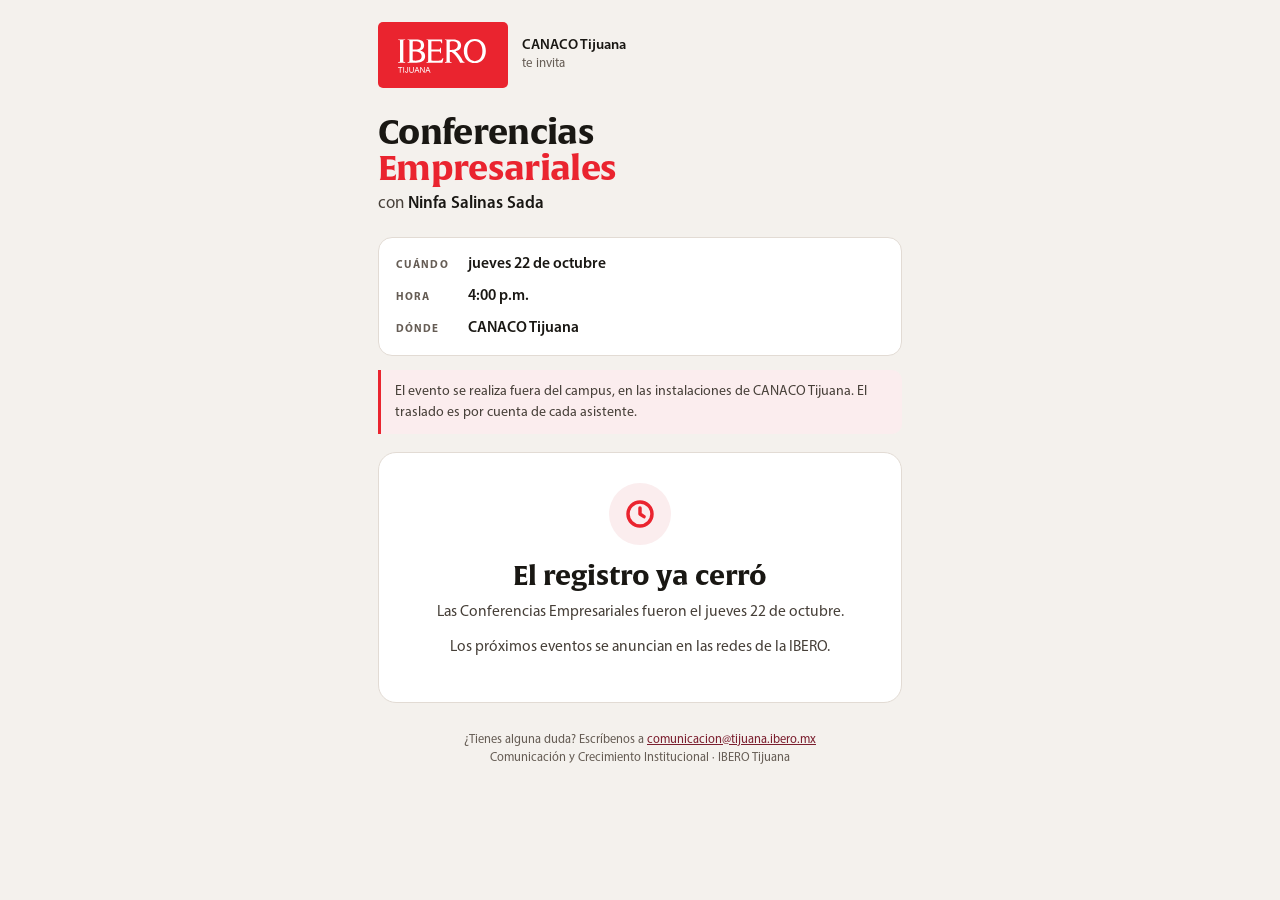
<file: index.html>
<!DOCTYPE html>
<html lang="es">
<head>
<meta charset="utf-8">
<meta name="viewport" content="width=device-width, initial-scale=1">
<title>Regístrate · Conferencias Empresariales CANACO · IBERO Tijuana</title>
<meta name="description" content="25 lugares para estudiantes de IBERO Tijuana en las Conferencias Empresariales de CANACO con Ninfa Salinas Sada.">
<meta name="theme-color" content="#EA242F">
<link rel="stylesheet" href="tipografia.css">
<link rel="stylesheet" href="estilos.css">
</head>
<body>

<div class="hoja" id="hoja">

  <div class="marcas">
    <div class="ibero"><img src="logo-ibero.svg" alt="IBERO Tijuana" width="300" height="128"></div>
    <div class="invita"><b id="invita">CANACO Tijuana</b>te invita</div>
  </div>

  <h1 id="titulo">Conferencias <em>Empresariales</em></h1>
  <p class="con">con <b id="con">Ninfa Salinas Sada</b></p>

  <div class="cuando">
    <div><span class="et">Cuándo</span><b id="cuando"></b></div>
    <div><span class="et">Hora</span><b id="hora"></b></div>
    <div><span class="et">Dónde</span><b id="donde"></b></div>
  </div>

  <p class="aviso" id="aviso"></p>

  <div class="lugares" id="lugares">
    <div class="n" id="quedan">··</div>
    <div class="q" style="flex:1">
      <b id="quedanTexto">Cargando lugares…</b>
      <span id="quedanPie"></span>
      <div class="barra"><i id="barra" style="width:0%"></i></div>
    </div>
  </div>

  <!-- ── el formulario ── -->
  <form id="forma" novalidate hidden>
    <div class="campo" id="c_nombre">
      <label for="nombre">Tu nombre completo</label>
      <input id="nombre" name="nombre" type="text" autocomplete="name" maxlength="120">
      <span class="error">Escribe tu nombre completo.</span>
    </div>

    <div class="dos">
      <div class="campo" id="c_matricula">
        <label for="matricula">Matrícula</label>
        <input id="matricula" name="matricula" type="text" inputmode="numeric" maxlength="20">
        <span class="error">Falta tu matrícula.</span>
      </div>
      <div class="campo" id="c_semestre">
        <label for="semestre">Semestre</label>
        <select id="semestre" name="semestre"></select>
        <span class="error">Elige tu semestre.</span>
      </div>
    </div>

    <div class="campo" id="c_carrera">
      <label for="carrera">Carrera</label>
      <select id="carrera" name="carrera"></select>
      <span class="error">Elige tu carrera.</span>
    </div>

    <div class="campo" id="c_correo">
      <label for="correo">Correo</label>
      <input id="correo" name="correo" type="email" autocomplete="email" maxlength="120"
             placeholder="tu correo institucional">
      <span class="error">El correo no parece válido.</span>
    </div>

    <div class="campo" id="c_telefono">
      <label for="telefono">WhatsApp</label>
      <input id="telefono" name="telefono" type="tel" inputmode="numeric"
             autocomplete="tel" maxlength="20" placeholder="10 dígitos">
      <span class="pista">Para avisarte de cualquier cambio.</span>
      <span class="error">Son 10 dígitos, sin lada de país.</span>
    </div>

    <div class="falla" id="falla"></div>

    <button type="submit" class="ir" id="enviar">Apartar mi lugar</button>
  </form>

  <!-- ── ya quedaste / ya no hay ── -->
  <div id="final"></div>

  <p class="pie" id="pie"></p>
</div>

<script src="config.js"></script>
<script src="formulario.js"></script>
</body>
</html>
</file>
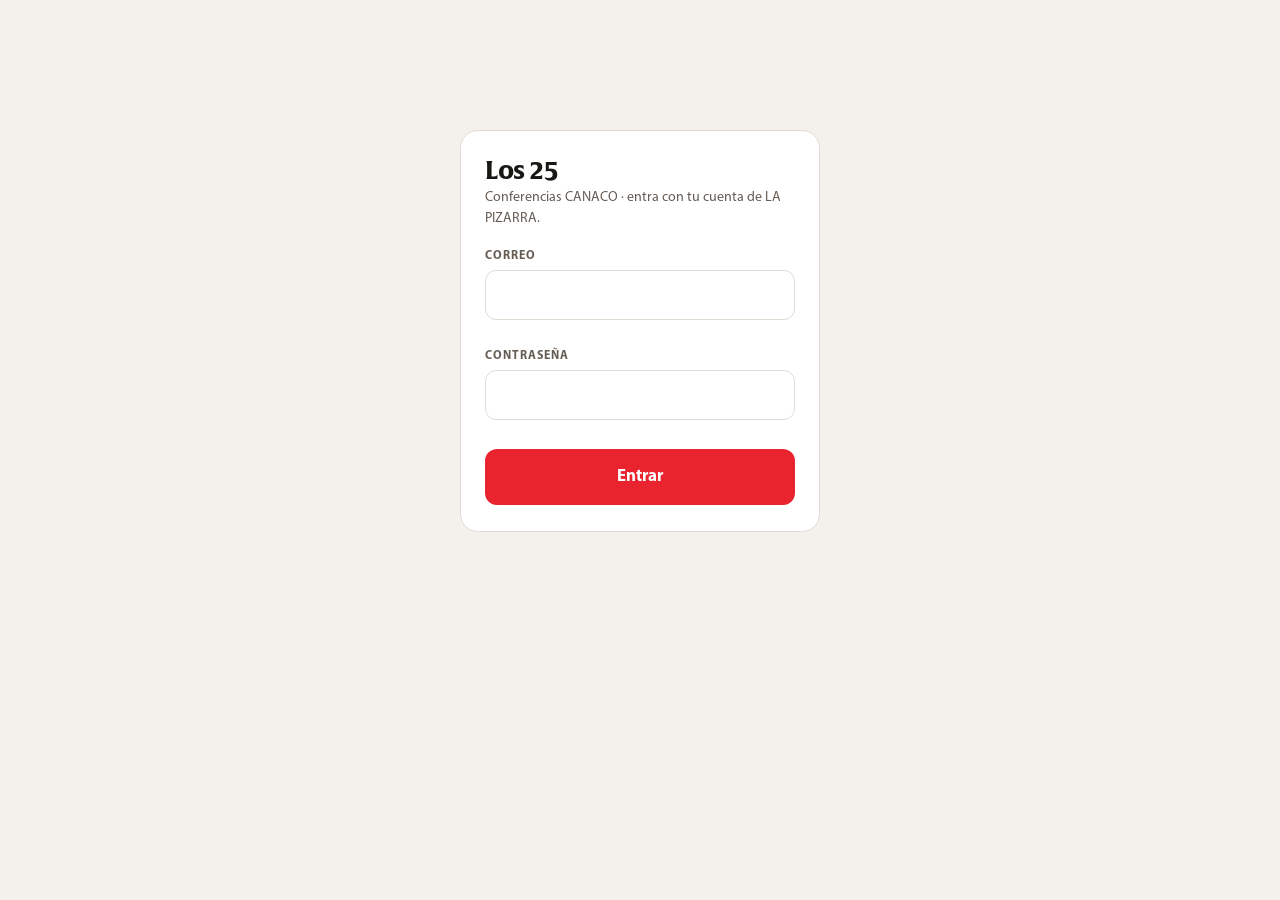
<file: lista.html>
<!DOCTYPE html>
<html lang="es">
<head>
<meta charset="utf-8">
<meta name="viewport" content="width=device-width, initial-scale=1">
<title>Los 25 · Conferencias CANACO · IBERO Tijuana</title>
<link rel="stylesheet" href="tipografia.css">
<link rel="stylesheet" href="estilos.css">
<style>
/* ── La lista del equipo ──────────────────────────────────
   Sólo con cuenta de LA PIZARRA: la tabla no deja leer a nadie
   más. Sirve para pasar la lista a CANACO y para palomear en la
   puerta el día del evento. */
.hoja.ancha{max-width:900px}
.entrar{max-width:360px;margin:12vh auto;background:var(--papel);border-radius:18px;
  padding:26px 24px;border:1px solid var(--linea)}
.entrar h1{font-size:25px;margin-bottom:4px}
.entrar p{font-size:14px;color:var(--tinta-tenue);margin-bottom:18px}
.arriba{display:flex;align-items:flex-end;justify-content:space-between;gap:14px;
  flex-wrap:wrap;margin-bottom:18px}
.arriba h1{font-size:28px;margin:0}
.arriba .sub{font-size:13.5px;color:var(--tinta-tenue)}
.barras{display:flex;gap:9px;flex-wrap:wrap;margin-bottom:18px}
.btn{font:inherit;font-size:14px;cursor:pointer;background:var(--papel);
  border:1px solid var(--linea);border-radius:10px;padding:8px 14px;color:var(--tinta-media)}
.btn:hover{border-color:var(--rojo);color:var(--vino)}
.cuenta{display:grid;grid-template-columns:repeat(auto-fit,minmax(110px,1fr));gap:10px;
  margin-bottom:18px}
.dato{background:var(--papel);border:1px solid var(--linea);border-radius:12px;padding:12px 14px}
.dato .n{font-family:var(--titulos);font-size:30px;font-weight:700;line-height:1}
.dato .q{font-size:11.5px;text-transform:uppercase;letter-spacing:.08em;color:var(--tinta-tenue)}
table{width:100%;border-collapse:collapse;background:var(--papel);border-radius:12px;
  overflow:hidden;font-size:14px}
th{text-align:left;font-size:11px;text-transform:uppercase;letter-spacing:.08em;
  color:var(--tinta-tenue);padding:10px;border-bottom:1px solid var(--linea)}
td{padding:10px;border-bottom:1px solid var(--linea);vertical-align:top}
tr:last-child td{border-bottom:0}
tr.vino td{background:var(--ok-velo)}
td.lug{font-family:var(--titulos);font-weight:700;font-size:17px;width:40px;color:var(--rojo)}
td a{color:var(--vino)}
.chi{font-size:12.5px;color:var(--tinta-tenue)}
.pal{font:inherit;cursor:pointer;background:none;border:1px solid var(--linea);
  border-radius:8px;padding:4px 9px;font-size:12.5px;color:var(--tinta-media);white-space:nowrap}
.pal.si{background:var(--ok-velo);border-color:var(--ok);color:var(--ok);font-weight:700}
.vacio{background:var(--papel);border-radius:14px;padding:34px;text-align:center;
  color:var(--tinta-tenue)}
@media (max-width:620px){ .ocultar{display:none} }
</style>
</head>
<body>
<div class="hoja ancha" id="todo"><p class="vacio">Cargando…</p></div>

<script src="config.js"></script>
<script>
'use strict';
const $ = s => document.querySelector(s);
const BASE = CONFIG.supabase.url, LLAVE = CONFIG.supabase.llave;
const TABLA = CONFIG.supabase.tabla, GUARDADA = 'canaco-sesion';
let TODOS = [];

/* ───────── la sesión (la misma cuenta de LA PIZARRA) ───────── */
const Sesion = {
  leer(){ try { return JSON.parse(localStorage.getItem(GUARDADA) || 'null'); } catch(e){ return null; } },
  guardar(s){ s ? localStorage.setItem(GUARDADA, JSON.stringify(s)) : localStorage.removeItem(GUARDADA); },
  async entrar(correo, clave){
    const r = await fetch(BASE + '/auth/v1/token?grant_type=password', {
      method:'POST', headers:{ apikey: LLAVE, 'Content-Type':'application/json' },
      body: JSON.stringify({ email: correo.trim(), password: clave }) });
    const d = await r.json().catch(() => ({}));
    if (!r.ok) throw new Error(r.status === 400 ? 'Correo o contraseña incorrectos.'
                                                : (d.msg || d.error_description || 'Error ' + r.status));
    this.guardar({ acceso:d.access_token, refresco:d.refresh_token,
                   expira: Date.now() + (d.expires_in || 3600)*1000, correo: d.user && d.user.email });
  },
  async token(){
    const s = this.leer();
    if (!s) return null;
    if (Date.now() < s.expira - 60000) return s.acceso;
    try {
      const r = await fetch(BASE + '/auth/v1/token?grant_type=refresh_token', {
        method:'POST', headers:{ apikey: LLAVE, 'Content-Type':'application/json' },
        body: JSON.stringify({ refresh_token: s.refresco }) });
      if (!r.ok) throw 0;
      const d = await r.json();
      this.guardar({ acceso:d.access_token, refresco:d.refresh_token,
                     expira: Date.now() + (d.expires_in || 3600)*1000, correo: s.correo });
      return d.access_token;
    } catch(e){ this.guardar(null); return null; }
  },
  salir(){ this.guardar(null); location.reload(); },
};

async function pedir(ruta, op = {}){
  const t = await Sesion.token();
  if (!t) throw new Error('SIN_SESION');
  const r = await fetch(BASE + '/rest/v1' + ruta, {
    method: op.method || 'GET',
    headers: Object.assign({ apikey: LLAVE, Authorization: 'Bearer ' + t,
                             'Content-Type':'application/json' }, op.headers || {}),
    body: op.body ? JSON.stringify(op.body) : undefined });
  if (r.status === 401){ Sesion.guardar(null); throw new Error('SIN_SESION'); }
  if (r.status === 204) return null;
  const d = await r.json().catch(() => null);
  if (!r.ok) throw new Error((d && (d.message || d.hint)) || ('Error ' + r.status));
  return d;
}

/* ───────── pantallas ───────── */
function pedirEntrar(malo){
  $('#todo').innerHTML =
    '<div class="entrar"><h1>Los 25</h1>' +
    '<p>Conferencias CANACO · entra con tu cuenta de LA PIZARRA.</p>' +
    '<form id="f"><div class="campo"><label for="c">Correo</label>' +
    '<input id="c" type="email" autocomplete="username"></div>' +
    '<div class="campo" style="margin-top:12px"><label for="p">Contraseña</label>' +
    '<input id="p" type="password" autocomplete="current-password"></div>' +
    '<div class="falla' + (malo ? ' visible' : '') + '" id="m" style="margin-top:12px">' +
      (malo || '') + '</div>' +
    '<button class="ir" style="width:100%;margin-top:14px" id="b">Entrar</button></form></div>';
  $('#f').addEventListener('submit', async e => {
    e.preventDefault();
    $('#b').disabled = true; $('#b').textContent = 'Entrando…';
    try { await Sesion.entrar($('#c').value, $('#p').value); pintar(); }
    catch (err){ pedirEntrar(err.message); }
  });
}

const esc = s => String(s == null ? '' : s).replace(/[&<>"]/g,
  c => ({'&':'&amp;','<':'&lt;','>':'&gt;','"':'&quot;'}[c]));

async function pintar(){
  try {
    TODOS = await pedir('/' + TABLA + '?select=*&order=lugar.asc');
  } catch (e){
    if (e.message === 'SIN_SESION') return pedirEntrar();
    $('#todo').innerHTML = '<p class="vacio">No se pudo cargar: ' + esc(e.message) + '</p>';
    return;
  }
  dibujar();
}

function dibujar(){
  const e = CONFIG.evento;
  const vivos = TODOS.filter(x => x.estado !== 'cancelado');
  const vinieron = TODOS.filter(x => x.estado === 'asistio').length;
  const libres = Math.max(0, CONFIG.cupo - vivos.length);
  const s = Sesion.leer();

  $('#todo').innerHTML =
    '<div class="arriba"><div><h1>Los 25</h1>' +
      '<div class="sub">' + esc(e.titulo) + ' · ' + esc(e.fechaDicha) + ' · ' + esc(e.lugar) + '</div></div>' +
      '<div class="sub">' + esc(s && s.correo || '') +
      ' <button class="btn" id="salir">Salir</button></div></div>' +
    '<div class="cuenta">' +
      '<div class="dato"><div class="n">' + vivos.length + '</div><div class="q">registrados</div></div>' +
      '<div class="dato"><div class="n">' + libres + '</div><div class="q">lugares libres</div></div>' +
      '<div class="dato"><div class="n">' + vinieron + '</div><div class="q">ya llegaron</div></div>' +
    '</div>' +
    '<div class="barras">' +
      '<button class="btn" id="recargar">Actualizar</button>' +
      '<button class="btn" id="csv">Bajar lista (CSV)</button>' +
      '<button class="btn" id="copiar">Copiar para CANACO</button>' +
    '</div>' +
    (vivos.length ? tabla(TODOS) : '<p class="vacio">Todavía no se registra nadie.</p>');

  $('#salir').addEventListener('click', () => Sesion.salir());
  $('#recargar').addEventListener('click', pintar);
  $('#csv').addEventListener('click', bajarCSV);
  $('#copiar').addEventListener('click', copiarParaCanaco);
  document.querySelectorAll('[data-pal]').forEach(b =>
    b.addEventListener('click', () => palomear(b.dataset.pal, b)));
}

function tabla(filas){
  return '<table><thead><tr><th></th><th>Quién</th><th class="ocultar">Carrera</th>' +
    '<th class="ocultar">Contacto</th><th>Llegó</th></tr></thead><tbody>' +
    filas.map(p => {
      const vino = p.estado === 'asistio';
      return '<tr class="' + (vino ? 'vino' : '') + '">' +
        '<td class="lug">' + (p.lugar || '·') + '</td>' +
        '<td><b>' + esc(p.nombre) + '</b><div class="chi">' + esc(p.matricula) +
          ' · ' + esc(p.semestre) + '°' +
          (p.estado === 'cancelado' ? ' · <b>canceló</b>' : '') + '</div></td>' +
        '<td class="ocultar chi">' + esc(p.carrera) + '</td>' +
        '<td class="ocultar chi"><a href="mailto:' + esc(p.correo) + '">' + esc(p.correo) + '</a>' +
          '<div><a href="https://wa.me/52' + esc(p.telefono) + '" target="_blank" rel="noopener">' +
          esc(p.telefono) + '</a></div></td>' +
        '<td><button class="pal' + (vino ? ' si' : '') + '" data-pal="' + esc(p.folio) + '">' +
          (vino ? '✓ sí' : 'marcar') + '</button></td>' +
      '</tr>';
    }).join('') + '</tbody></table>';
}

async function palomear(folio, boton){
  const p = TODOS.find(x => x.folio === folio);
  if (!p) return;
  const nuevo = p.estado === 'asistio' ? 'registrado' : 'asistio';
  boton.disabled = true;
  try {
    await pedir('/' + TABLA + '?folio=eq.' + encodeURIComponent(folio),
                { method:'PATCH', body:{ estado: nuevo } });
    p.estado = nuevo;
    dibujar();
  } catch (err){
    boton.disabled = false;
    if (err.message === 'SIN_SESION') return pedirEntrar();
    alert('No se pudo marcar: ' + err.message);
  }
}

function bajarCSV(){
  const campos = ['lugar','nombre','matricula','carrera','semestre','correo','telefono','estado','creado'];
  const tit = ['Lugar','Nombre','Matrícula','Carrera','Semestre','Correo','Teléfono','Estado','Se registró'];
  const q = v => { const s = v == null ? '' : String(v);
                   return /[",\n;]/.test(s) ? '"' + s.replace(/"/g,'""') + '"' : s; };
  const txt = [tit.join(';')].concat(
    TODOS.map(p => campos.map(c => q(p[c])).join(';'))).join('\r\n');
  const a = document.createElement('a');
  /* El BOM es para que Excel en Windows abra los acentos bien. */
  a.href = URL.createObjectURL(new Blob(['﻿' + txt], { type:'text/csv;charset=utf-8' }));
  a.download = 'conferencias-canaco-' + CONFIG.evento.fecha + '.csv';
  a.click();
}

/* Lo que CANACO necesita en la puerta: nombre y nada más. */
function copiarParaCanaco(){
  const txt = TODOS.filter(p => p.estado !== 'cancelado')
    .map(p => (p.lugar || '·') + '. ' + p.nombre).join('\n');
  navigator.clipboard.writeText(
    'Estudiantes de IBERO Tijuana · ' + CONFIG.evento.titulo + '\n' +
    CONFIG.evento.fechaDicha + ', ' + CONFIG.evento.horaDicha + '\n\n' + txt)
    .then(() => alert('Lista copiada. Ya la puedes pegar en el correo.'))
    .catch(() => alert('No se pudo copiar; usa el CSV.'));
}

(async function(){ Sesion.leer() ? pintar() : pedirEntrar(); })();
</script>
</body>
</html>
</file>
<file: tipografia.css>
/* Tipografía institucional · copiada tal cual de LA PIZARRA/web/herramientas/generador-piezas.html
   (Alverata 400/700 y MyriadIbero 400/600/700, con acentos completos). No se regenera. */
@font-face{font-family:'Alverata';src:url([data-uri]) format('woff2');font-weight:400;font-style:normal;font-display:block}
@font-face{font-family:'Alverata';src:url([data-uri]) format('woff2');font-weight:700;font-style:normal;font-display:block}
@font-face{font-family:'MyriadIbero';src:url([data-uri]) format('woff2');font-weight:400;font-style:normal;font-display:block}
@font-face{font-family:'MyriadIbero';src:url([data-uri]) format('woff2');font-weight:600;font-style:normal;font-display:block}
@font-face{font-family:'MyriadIbero';src:url([data-uri]) format('woff2');font-weight:700;font-style:normal;font-display:block}
</file>
<file: estilos.css>
/* ═══════════════════════════════════════════════════════════
   Conferencias CANACO · registro
   Paleta institucional: rojo vivo para lo que invita, vino para
   lo que pesa, gris y blanco para todo lo demás. Nada de naranja.
   Hecho para el celular primero: lo van a abrir escaneando un QR.
   ═══════════════════════════════════════════════════════════ */

:root{
  --rojo:#EA242F; --vino:#7B1E2E;
  --tinta:#191713; --tinta-media:#463F38; --tinta-tenue:#655C54;
  --papel:#FFFFFF; --capa:#F4F1ED; --linea:#E2DBD4; --velo:#FBEDEE;
  --ok:#2E6B41; --ok-velo:#E7F0E9;
  --titulos:'Alverata',Georgia,serif;
  --texto:'MyriadIbero','Segoe UI',system-ui,sans-serif;
}

*{box-sizing:border-box;margin:0;padding:0}
/* Un 'form{display:grid}' le gana por especificidad al [hidden] del
   navegador, y el formulario se quedaba visible DEBAJO de la
   confirmación. Ya pasó una vez: va con !important. */
[hidden]{display:none !important}
body{
  font-family:var(--texto);background:var(--capa);color:var(--tinta);
  line-height:1.5;-webkit-font-smoothing:antialiased;
}
.hoja{max-width:560px;margin:0 auto;padding:22px 18px 70px}

/* ── Cabecera ─────────────────────────────────────────── */
.marcas{display:flex;align-items:center;gap:14px;margin-bottom:26px}
/* El membrete oficial: el logotipo EN BLANCO dentro de su caja
   roja, tal como viene en los formatos de la oficina. El archivo
   es el vectorial de 00_RECURSOS/Logos, no un dibujo con CSS: el
   logotipo no se imita ni se recorta. */
.marcas .ibero{background:var(--rojo);border-radius:5px;padding:11px 13px;flex:none}
.marcas .ibero img{display:block;width:104px;height:auto}
.marcas .invita{font-size:13px;color:var(--tinta-tenue);line-height:1.3}
.marcas .invita b{display:block;color:var(--tinta);font-size:14.5px;font-weight:600}

h1{font-family:var(--titulos);font-size:34px;line-height:1.04;letter-spacing:-.02em;
  font-weight:700;margin-bottom:6px}
h1 em{font-style:normal;color:var(--rojo);display:block}
.con{font-size:17px;color:var(--tinta-media);margin-bottom:20px}
.con b{color:var(--tinta);font-weight:600}

/* ── Los datos del evento ─────────────────────────────── */
.cuando{display:grid;gap:9px;background:var(--papel);border:1px solid var(--linea);
  border-radius:14px;padding:15px 17px;margin-bottom:14px}
.cuando div{display:flex;align-items:baseline;gap:10px;font-size:15.5px}
.cuando .et{font-size:11px;text-transform:uppercase;letter-spacing:.1em;
  color:var(--tinta-tenue);font-weight:700;min-width:62px}
.cuando b{font-weight:600}

.aviso{background:var(--velo);border-left:3px solid var(--rojo);border-radius:0 10px 10px 0;
  padding:11px 14px;font-size:14px;color:var(--tinta-media);margin-bottom:18px}

/* ── El contador de lugares ───────────────────────────── */
.lugares{display:flex;align-items:center;gap:13px;background:var(--papel);
  border:1px solid var(--linea);border-radius:14px;padding:14px 17px;margin-bottom:22px}
.lugares .n{font-family:var(--titulos);font-size:38px;font-weight:700;line-height:1;
  color:var(--rojo);font-variant-numeric:tabular-nums}
.lugares .q{font-size:14px;color:var(--tinta-media)}
.lugares .q b{display:block;color:var(--tinta);font-size:15.5px;font-weight:600}
.lugares.pocos .n{color:var(--vino)}
.lugares.lleno{background:var(--velo);border-color:var(--rojo)}
.lugares.lleno .n{font-size:26px}
.barra{height:6px;background:var(--linea);border-radius:99px;overflow:hidden;margin-top:7px}
.barra i{display:block;height:100%;background:var(--rojo);border-radius:99px;
  transition:width .4s ease}

/* ── El formulario ────────────────────────────────────── */
form{display:grid;gap:15px}
.campo{display:grid;gap:5px}
.campo label{font-size:12px;text-transform:uppercase;letter-spacing:.08em;
  font-weight:700;color:var(--tinta-tenue)}
.campo input,.campo select{
  font:inherit;font-size:16px;color:var(--tinta);background:var(--papel);
  border:1px solid var(--linea);border-radius:11px;padding:12px 13px;width:100%;
}
.campo input:focus,.campo select:focus{outline:2px solid var(--rojo);outline-offset:1px;
  border-color:var(--rojo)}
.campo .pista{font-size:12.5px;color:var(--tinta-tenue)}
.dos{display:grid;grid-template-columns:1fr 1fr;gap:15px}
.campo.mal input,.campo.mal select{border-color:var(--rojo);background:var(--velo)}
.campo .error{font-size:12.5px;color:var(--rojo);font-weight:600;display:none}
.campo.mal .error{display:block}

button.ir{
  font:inherit;font-size:17px;font-weight:700;cursor:pointer;color:#fff;
  background:var(--rojo);border:0;border-radius:12px;padding:15px;margin-top:4px;
}
button.ir:hover{background:var(--vino)}
button.ir:disabled{background:var(--tinta-tenue);cursor:default}

.falla{display:none;background:var(--velo);border:1px solid var(--rojo);border-radius:11px;
  padding:12px 14px;font-size:14px;color:var(--vino)}
.falla.visible{display:block}

/* ── Ya quedaste / ya no hay lugar ────────────────────── */
.final{background:var(--papel);border-radius:18px;padding:30px 24px;text-align:center;
  border:1px solid var(--linea)}
.final .sello{width:62px;height:62px;border-radius:50%;background:var(--ok-velo);
  display:flex;align-items:center;justify-content:center;margin:0 auto 16px}
.final .sello svg{width:32px;height:32px;fill:none;stroke:var(--ok);stroke-width:2.6;
  stroke-linecap:round;stroke-linejoin:round}
.final.no .sello{background:var(--velo)}
.final.no .sello svg{stroke:var(--rojo)}
.final h2{font-family:var(--titulos);font-size:27px;line-height:1.1;margin-bottom:10px}
.final p{font-size:15.5px;color:var(--tinta-media);margin-bottom:12px}
.final .tuLugar{font-family:var(--titulos);font-size:52px;font-weight:700;color:var(--rojo);
  line-height:1;margin:6px 0 2px}
.final .folio{display:inline-block;font-size:13px;letter-spacing:.14em;font-weight:700;
  background:var(--capa);border-radius:8px;padding:7px 14px;margin-top:8px;color:var(--tinta-media)}
.final .recuerda{text-align:left;background:var(--capa);border-radius:12px;padding:14px 16px;
  margin-top:20px;font-size:14px;color:var(--tinta-media);display:grid;gap:7px}
.final .recuerda b{color:var(--tinta)}

.pie{margin-top:28px;font-size:12.5px;color:var(--tinta-tenue);text-align:center;line-height:1.5}
.pie a{color:var(--vino)}

.prueba{position:fixed;right:12px;bottom:12px;background:var(--vino);color:#fff;
  font-size:11px;font-weight:700;letter-spacing:.12em;padding:6px 11px;border-radius:99px;z-index:9}

@media (max-width:420px){
  h1{font-size:29px}
  .dos{grid-template-columns:1fr}
}
</file>
